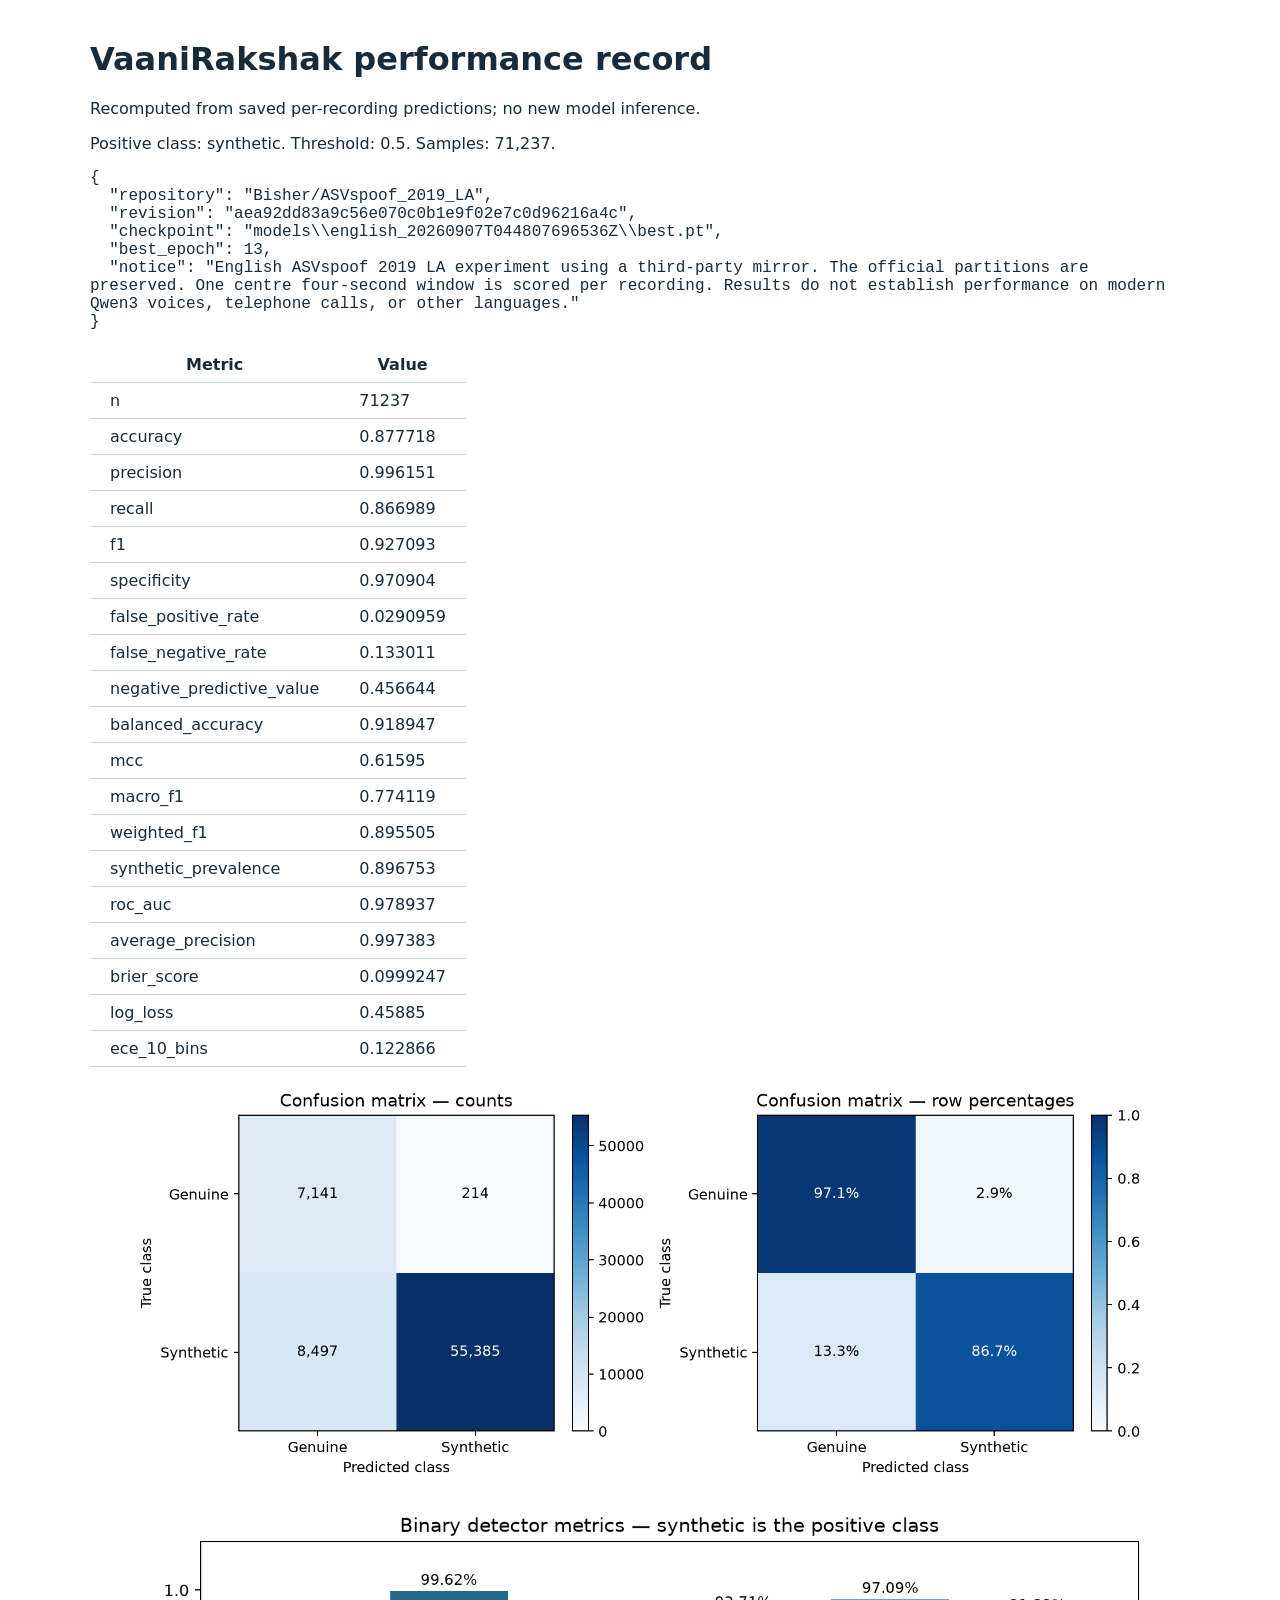
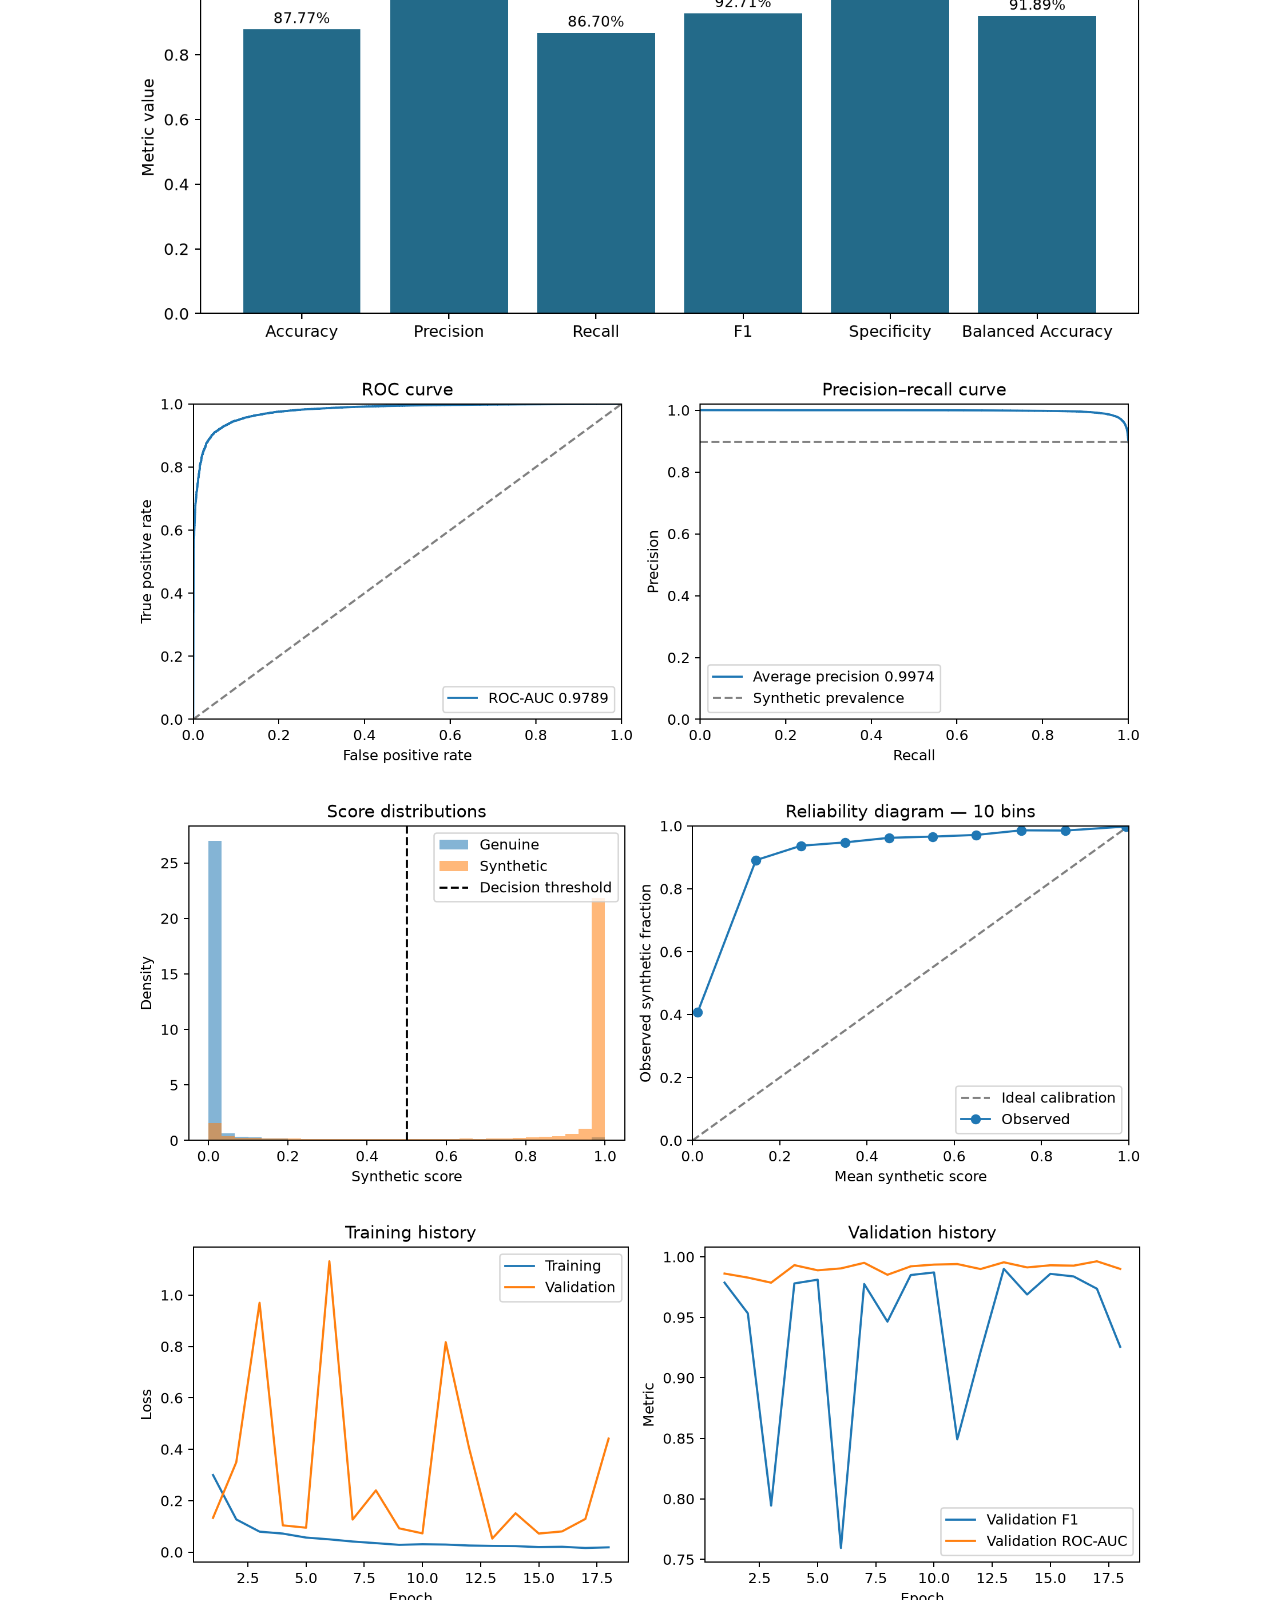
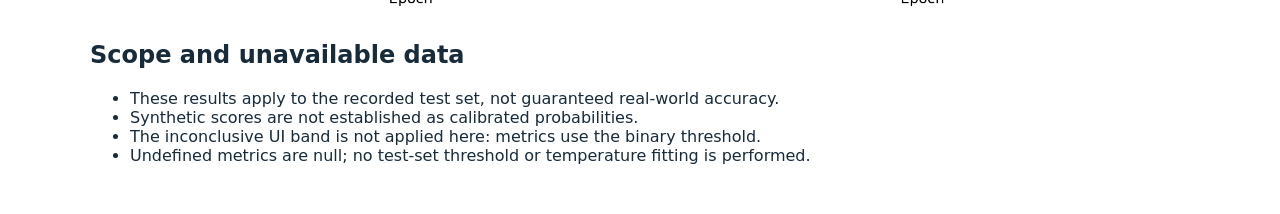
<file: records/performance/asv2019_20260909T183107466708Z/report.html>
<!doctype html><html lang="en"><meta charset="utf-8"><title>VaaniRakshak performance record</title><style>body{font:16px system-ui;max-width:1100px;margin:40px auto;padding:0 24px;color:#172b3a}table{border-collapse:collapse}td,th{padding:8px 20px;border-bottom:1px solid #ccd6dd}img{max-width:100%}pre{white-space:pre-wrap}</style><h1>VaaniRakshak performance record</h1><p>Recomputed from saved per-recording predictions; no new model inference.</p><p>Positive class: synthetic. Threshold: 0.5. Samples: 71,237.</p><pre>{
  &quot;repository&quot;: &quot;Bisher/ASVspoof_2019_LA&quot;,
  &quot;revision&quot;: &quot;aea92dd83a9c56e070c0b1e9f02e7c0d96216a4c&quot;,
  &quot;checkpoint&quot;: &quot;models\\english_20260907T044807696536Z\\best.pt&quot;,
  &quot;best_epoch&quot;: 13,
  &quot;notice&quot;: &quot;English ASVspoof 2019 LA experiment using a third-party mirror. The official partitions are preserved. One centre four-second window is scored per recording. Results do not establish performance on modern Qwen3 voices, telephone calls, or other languages.&quot;
}</pre><table><tr><th>Metric</th><th>Value</th></tr><tr><td>n</td><td>71237</td></tr><tr><td>accuracy</td><td>0.877718</td></tr><tr><td>precision</td><td>0.996151</td></tr><tr><td>recall</td><td>0.866989</td></tr><tr><td>f1</td><td>0.927093</td></tr><tr><td>specificity</td><td>0.970904</td></tr><tr><td>false_positive_rate</td><td>0.0290959</td></tr><tr><td>false_negative_rate</td><td>0.133011</td></tr><tr><td>negative_predictive_value</td><td>0.456644</td></tr><tr><td>balanced_accuracy</td><td>0.918947</td></tr><tr><td>mcc</td><td>0.61595</td></tr><tr><td>macro_f1</td><td>0.774119</td></tr><tr><td>weighted_f1</td><td>0.895505</td></tr><tr><td>synthetic_prevalence</td><td>0.896753</td></tr><tr><td>roc_auc</td><td>0.978937</td></tr><tr><td>average_precision</td><td>0.997383</td></tr><tr><td>brier_score</td><td>0.0999247</td></tr><tr><td>log_loss</td><td>0.45885</td></tr><tr><td>ece_10_bins</td><td>0.122866</td></tr></table><figure><img src="confusion_heatmap.png" alt="confusion heatmap.png"></figure><figure><img src="metric_summary.png" alt="metric summary.png"></figure><figure><img src="roc_precision_recall.png" alt="roc precision recall.png"></figure><figure><img src="scores_calibration.png" alt="scores calibration.png"></figure><figure><img src="training_history.png" alt="training history.png"></figure><h2>Scope and unavailable data</h2><ul><li>These results apply to the recorded test set, not guaranteed real-world accuracy.</li><li>Synthetic scores are not established as calibrated probabilities.</li><li>The inconclusive UI band is not applied here: metrics use the binary threshold.</li><li>Undefined metrics are null; no test-set threshold or temperature fitting is performed.</li></ul></html>
</file>
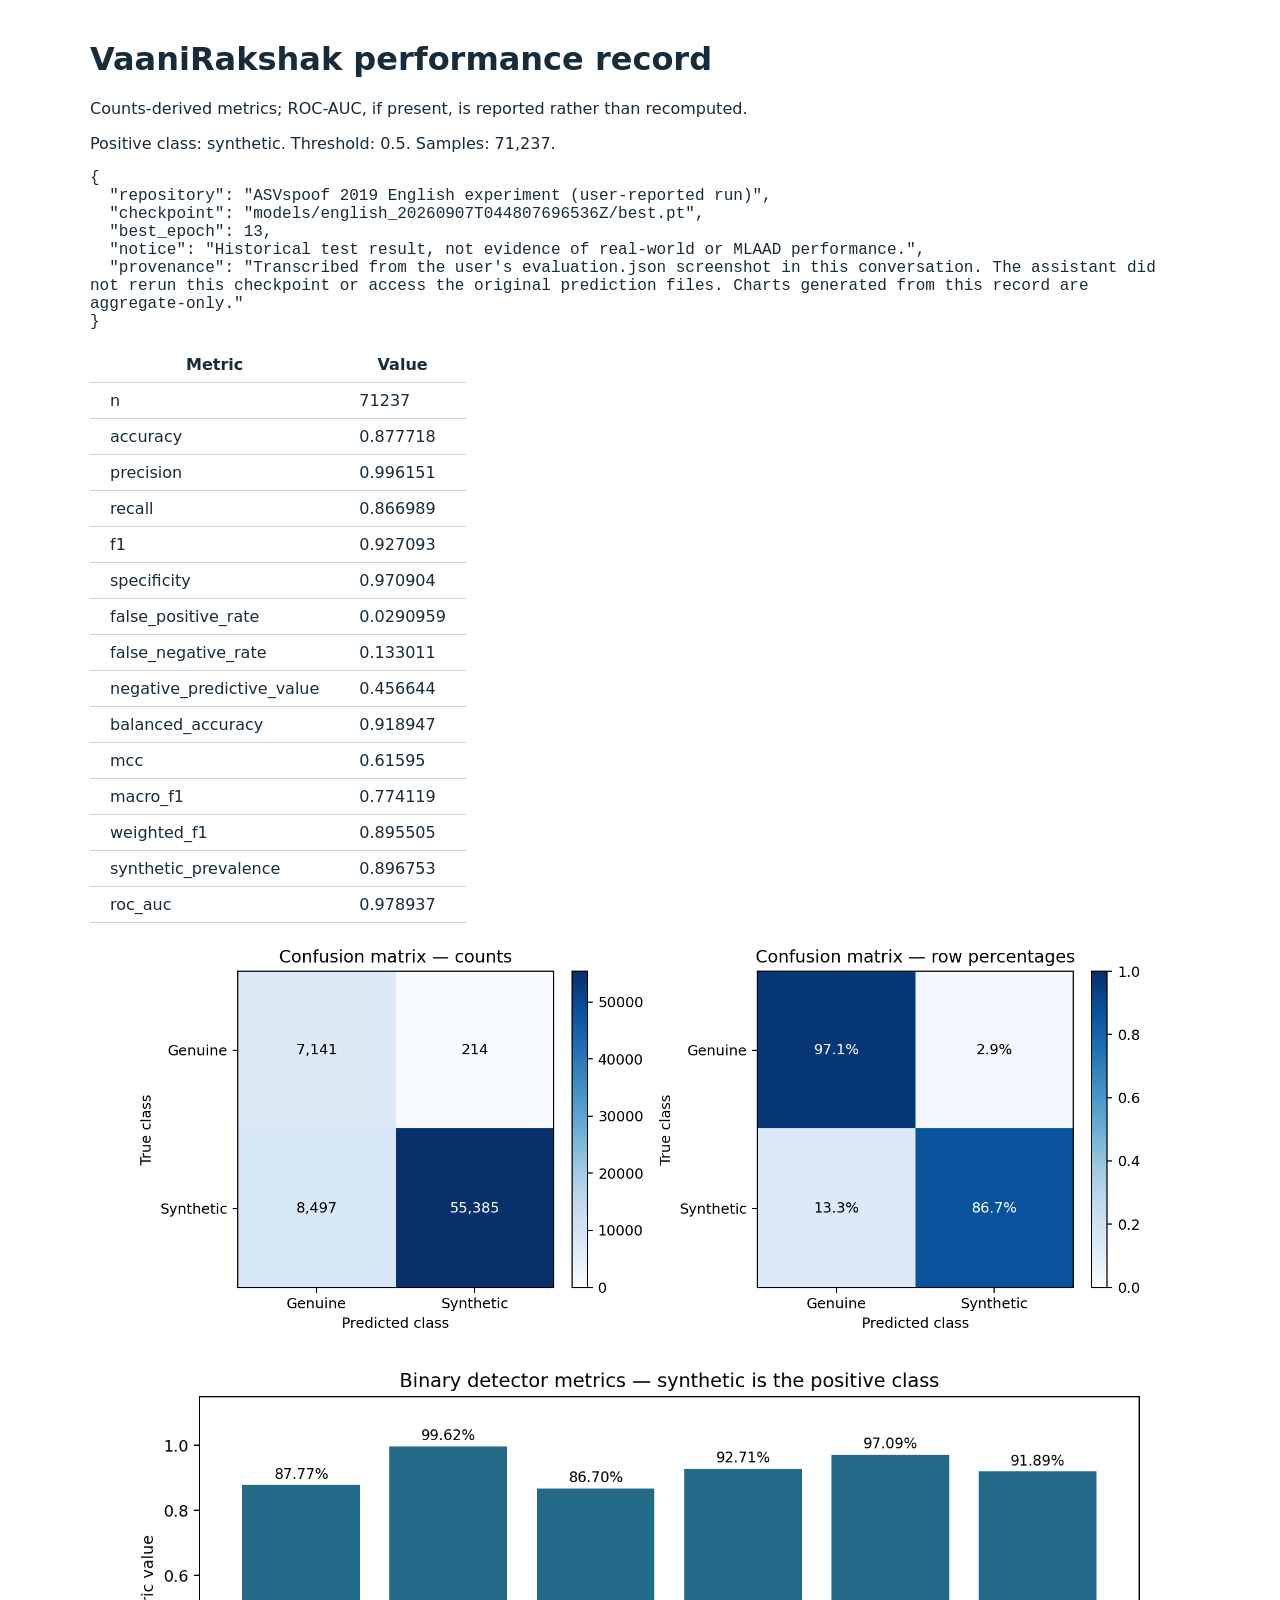
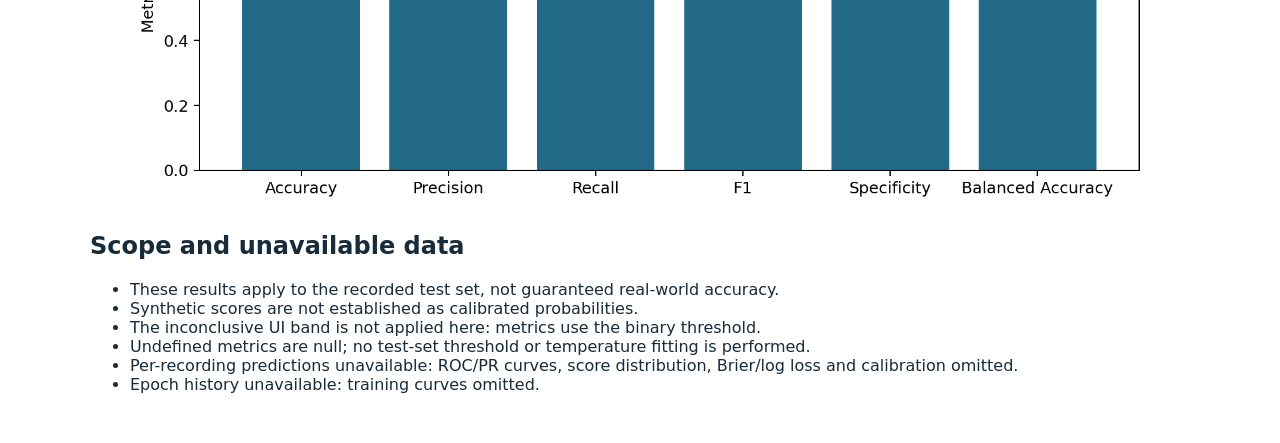
<file: records/performance/asv2019_historical_report/report.html>
<!doctype html><html lang="en"><meta charset="utf-8"><title>VaaniRakshak performance record</title><style>body{font:16px system-ui;max-width:1100px;margin:40px auto;padding:0 24px;color:#172b3a}table{border-collapse:collapse}td,th{padding:8px 20px;border-bottom:1px solid #ccd6dd}img{max-width:100%}pre{white-space:pre-wrap}</style><h1>VaaniRakshak performance record</h1><p>Counts-derived metrics; ROC-AUC, if present, is reported rather than recomputed.</p><p>Positive class: synthetic. Threshold: 0.5. Samples: 71,237.</p><pre>{
  &quot;repository&quot;: &quot;ASVspoof 2019 English experiment (user-reported run)&quot;,
  &quot;checkpoint&quot;: &quot;models/english_20260907T044807696536Z/best.pt&quot;,
  &quot;best_epoch&quot;: 13,
  &quot;notice&quot;: &quot;Historical test result, not evidence of real-world or MLAAD performance.&quot;,
  &quot;provenance&quot;: &quot;Transcribed from the user&#x27;s evaluation.json screenshot in this conversation. The assistant did not rerun this checkpoint or access the original prediction files. Charts generated from this record are aggregate-only.&quot;
}</pre><table><tr><th>Metric</th><th>Value</th></tr><tr><td>n</td><td>71237</td></tr><tr><td>accuracy</td><td>0.877718</td></tr><tr><td>precision</td><td>0.996151</td></tr><tr><td>recall</td><td>0.866989</td></tr><tr><td>f1</td><td>0.927093</td></tr><tr><td>specificity</td><td>0.970904</td></tr><tr><td>false_positive_rate</td><td>0.0290959</td></tr><tr><td>false_negative_rate</td><td>0.133011</td></tr><tr><td>negative_predictive_value</td><td>0.456644</td></tr><tr><td>balanced_accuracy</td><td>0.918947</td></tr><tr><td>mcc</td><td>0.61595</td></tr><tr><td>macro_f1</td><td>0.774119</td></tr><tr><td>weighted_f1</td><td>0.895505</td></tr><tr><td>synthetic_prevalence</td><td>0.896753</td></tr><tr><td>roc_auc</td><td>0.978937</td></tr></table><figure><img src="confusion_heatmap.png" alt="confusion heatmap.png"></figure><figure><img src="metric_summary.png" alt="metric summary.png"></figure><h2>Scope and unavailable data</h2><ul><li>These results apply to the recorded test set, not guaranteed real-world accuracy.</li><li>Synthetic scores are not established as calibrated probabilities.</li><li>The inconclusive UI band is not applied here: metrics use the binary threshold.</li><li>Undefined metrics are null; no test-set threshold or temperature fitting is performed.</li><li>Per-recording predictions unavailable: ROC/PR curves, score distribution, Brier/log loss and calibration omitted.</li><li>Epoch history unavailable: training curves omitted.</li></ul></html>
</file>
